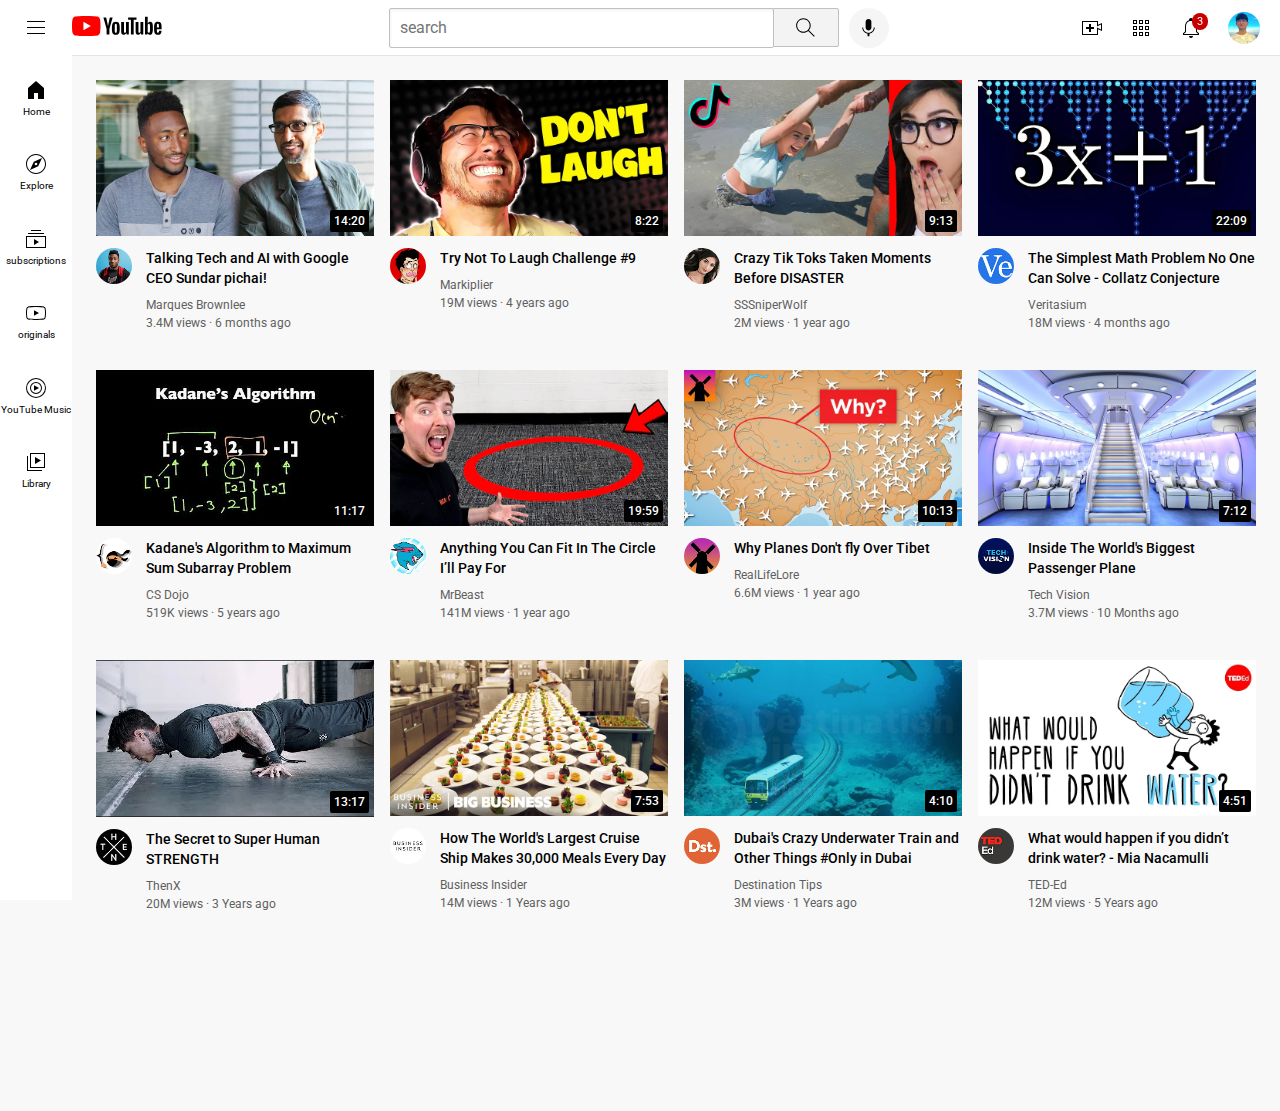
<file: index.html>
<!DOCTYPE html>
<html>
    <head>
        <title> youtube.com clone </title>
        <link rel="preconnect" href="https://fonts.googleapis.com"><!--fonts from google-->
        <link rel="preconnect" href="https://fonts.gstatic.com" crossorigin><!--fonts from google-->
        <link rel="stylesheet" href="https://fonts.googleapis.com/css2?family=Roboto:wght@400;500;700&display=swap"><!--fonts from google-->
        <link rel="stylesheet" href="styles/video.css"><!--css style-->
        <link rel="stylesheet" href="styles/header.css"><!--css style-->
        <link rel="stylesheet" href="styles/general.css"><!--css style-->
        <link rel="stylesheet" href="styles/sidebar.css"><!--css style-->
    </head>

    <body>

        <section class="header"><!--code for header and icons-->

            <div class="left-section"><!--code for the left section of the header-->
                <img class="hamburger-menu"  src="icons/hamburger-menu.svg"><!--hamburger icon of header-->
                <a href="https://www.youtube.com">
                    <img class="youtube-logo" src="icons/youtube-logo.svg"><!--youtube icon of the header-->
                </a>
            </div><!-- closing div for left section-->

            <div class="middle-section"><!--code for the middle section of the header -->

                <input  class="search-bar" type="text" placeholder="search"><!--search bar -->

                <button class="search-button"><!-- button for seach button beside search bar-->
                    <img class="search-icon"  src="icons/search.svg">
                    <div class="tooltip">search</div>
                </button>

                <button class="voice-button"><!--button for voice search button beside search bar-->
                    <img class="voice-search-icon" src="icons/voice-search-icon.svg">
                    <div class="tooltip">search with your voice</div>
                </button>

            </div><!-- closing div for middle section-->

            <div class="right-section"><!--code for the right section of the header -->

                <div class="upload-icon-container"><!--upload button of header -->
                    <img class="upload-icon" src="icons/upload.svg">
                    <div class="tooltip">create</div>
                </div>

                <div class="apps-icon-container"><!--all apps button of header -->
                    <img class="apps-icon" src="icons/youtube-apps.svg">
                    <div class="tooltip">YouTube Apps</div>
                </div>

                <div class="notification-icon-container"><!--notification button of header-->
                    <img class="notifications-icon" src="icons/notifications.svg">
                    <div class="notifications-count"><!--notification count-->
                        3
                    </div>
                    <div class="tooltip">notifications</div>
                </div>

                <img class="my-channel-icon" src="channelpfp/my-channel-1.jpeg"><!--my channel profile photo-->

            </div><!--closing div for right section of header-->
            
        </section><!--closing div for header-->

        <section class="sidebar"><!--sidebar and icons-->
            
            <nav class="sidebar-icons">
                <img src="icons/home.svg">
                <div>Home</div><!--navigation icon 1-home icon -->
            </nav>

            <nav class="sidebar-icons">
                <img src="icons/explore.svg">
                <div>Explore</div><!--navigation icon 2-explore icon -->
            </nav>

            <nav class="sidebar-icons">
                <img src="icons/subscriptions.svg">
                <div>subscriptions</div><!--navigation icon 3-subscriptions icon -->
            </nav>

            <nav class="sidebar-icons">
                <img src="icons/originals.svg">
                <div>originals</div><!--navigation icon 4-originals icon -->
            </nav>

            <nav class="sidebar-icons">
                <img src="icons/youtube-music.svg">
                <div>YouTube Music</div><!--navigation icon 5-music icon -->
            </nav>

            <nav class="sidebar-icons">
                <img src="icons/library.svg">
                <div>Library</div><!--navigation icon 6-library icon -->
            </nav>

        </section><!--closing div fir sidebar-->
        
    <main> 
        <section class="video-grid"><!--all the videos in a grid-->

            <div class="video-preview"><!--video1-->

                    <div class="thumbnail-row"><!--thumbnail for video 1-->
                        <a href="https://www.youtube.com/watch?v=n2RNcPRtAiY">
                            <img  class="thumbnail"    src="thumbnails/thumbnail-1.webp">
                        </a>
                        <div class="video-time">
                            14:20
                        </div>
                    </div>

                <div class="video-info-grid"><!--all texts for videos + channel photo-->

                        <div class="channel-picture"><!--channel photo and link-->
                            <a href="https://www.youtube.com/c/mkbhd">
                                <img class="profile-picture"  src="channelpfp/channel-1.jpeg">
                            </a>
                        </div>

                    <div class="video-info"><!--video info texts and links-->
                        <a href="https://www.youtube.com/watch?v=n2RNcPRtAiY">
                             <p class="video-title"> 
                                Talking Tech and AI with Google CEO Sundar pichai!
                            </p>
                        </a>
                        <a href="https://www.youtube.com/c/mkbhd">
                            <p class="video-author">
                                Marques Brownlee
                            </p>
                        </a>

                        <p class="video-stats">
                         3.4M views · 6 months ago
                        </p>

                    </div>

                </div>

            </div>

            <div class="video-preview"><!--video2-->

                    <div class="thumbnail-row"><!--thumbnail for video 2-->
                        <a href="https://www.youtube.com/watch?v=mP0RAo9SKZk">
                            <img  class="thumbnail"    src="thumbnails/thumbnail-2.webp">
                        </a>
                        <div class="video-time">
                            8:22
                        </div>
                    </div>

                <div class="video-info-grid"><!--all the texts for videos + channel photo-->

                        <div class="channel-picture"><!--channel photo and link -->
                        <a href="https://www.youtube.com/c/markiplier">
                            <img class="profile-picture" src="channelpfp/channel-2.jpeg">
                        </a>
                        
                        </div>

                    <div class="video-info"><!--video info texts and links-->
                        <a href="https://www.youtube.com/watch?v=mP0RAo9SKZk">
                            <p class="video-title">  
                                Try Not To Laugh Challenge #9
                            </p>
                    
                        </a>
                        <a href="https://www.youtube.com/c/markiplier">
                        <p class="video-author">
                        Markiplier
                        </p>
                        </a>
            
                        <p class="video-stats">
                        19M views · 4 years ago
                        </p>
                
                    </div>

                </div>

            </div>

            <div class="video-preview"><!--video3-->

                    <div class="thumbnail-row"><!--thumbnail for the video 3-->
                        <a href="https://www.youtube.com/watch?v=FgjPQQeTh1w">
                            <img  class="thumbnail"    src="thumbnails/thumbnail-3.webp">
                        </a>
                        <div class="video-time">9:13</div>
                    </div>
     
                <div class="video-info-grid"><!--video info texts + channel photo-->
     
                        <div class="channel-picture"><!--channel photo and link-->
                        <a href="https://www.youtube.com/user/SSSniperWolf">
                            <img class="profile-picture"  src="channelpfp/channel-3.jpeg">
                        </a>
                        </div>
     
                     <div class="video-info"><!--video info texts and links-->
                        <a href="https://www.youtube.com/watch?v=FgjPQQeTh1w">
                            <p class="video-title"> 
                                Crazy Tik Toks Taken Moments Before DISASTER
                            </p>
                        </a>
                        <a href="https://www.youtube.com/user/SSSniperWolf">
                            <p class="video-author">
                                SSSniperWolf
                            </p>
                        </a>
                            <p class="video-stats">
                                2M views · 1 year ago
                            </p>
     
                     </div>
     
                </div>
     
            </div>
     
            <div class="video-preview"><!--video4-->
     
     
                    <div class="thumbnail-row"><!--thumbnail for video 4-->
                        <a href="https://www.youtube.com/watch?v=094y1Z2wpJg">
                            <img  class="thumbnail"    src="thumbnails/thumbnail-4.webp">
                        </a>
                         <div class="video-time">22:09</div>
                    </div>
     
     
                <div class="video-info-grid"><!--video text and channel photo-->
     
                        <div class="channel-picture"><!--channel photo and link-->
                            <a href="https://www.youtube.com/c/veritasium">
                                <img class="profile-picture" src="channelpfp/channel-4.jpeg">
                            </a>
                        </div>
     
                    <div class="video-info"><!--channel texts and links-->
                         <a href="https://www.youtube.com/watch?v=094y1Z2wpJg">
                            <p class="video-title">  
                                The Simplest Math Problem No One Can Solve - Collatz Conjecture
                           </p>
                        </a>
                        
                        <a href="https://www.youtube.com/c/veritasium">
                            <p class="video-author">
                                Veritasium 
                            </p>
                     
                        </a>
                        
                        <p class="video-stats">
                            18M views · 4 months ago
                        </p>
                     
                    </div>
     
                </div>
     
            </div>

            <div class="video-preview"><!--video5-->

                    <div class="thumbnail-row"><!--thumbnail for video 5-->
                        <a href="https://www.youtube.com/watch?v=86CQq3pKSUw">
                            <img  class="thumbnail"    src="thumbnails/thumbnail-5.webp">
                        </a>
                         
                         <div class="video-time">11:17</div>
         
                    </div>
         
                <div class="video-info-grid"><!--video info texts and channel photo-->
         
                         <div class="channel-picture"><!--channel photo and link-->
                            <a href="https://www.youtube.com/c/CSDojo">
                                <img class="profile-picture"  src="channelpfp/channel-5.jpeg">
                            </a>
                         </div>
         
                    <div class="video-info"><!--video info texts and links-->
                        <a href="https://www.youtube.com/watch?v=86CQq3pKSUw">
                            <p class="video-title"> 
                                Kadane's Algorithm to Maximum Sum Subarray Problem
                           </p>   
                        </a>
                        <a href="https://www.youtube.com/c/CSDojo">
                            <p class="video-author">
                                CS Dojo    
                          </p>  
                        </a>
                        
                        <p class="video-stats">
                            519K views · 5 years ago
                        </p>
         
                    </div>
         
                </div>
         
            </div>
         
            <div class="video-preview"><!--video6-->
         
                    <div class="thumbnail-row"><!--thumbnail for video 6-->
                            <a href="https://www.youtube.com/watch?v=yXWw0_UfSFg">
                                <img  class="thumbnail"    src="thumbnails/thumbnail-6.webp">
                            </a>
                                <div class="video-time">19:59</div>
                    </div>
         
                <div class="video-info-grid"><!--video info texts and channel photo-->
         
                        <div class="channel-picture"><!--channel photo and link-->
                            <a href="https://www.youtube.com/channel/UCX6OQ3DkcsbYNE6H8uQQuVA">
                                <img class="profile-picture" src="channelpfp/channel-6.jpeg">
                            </a>                       
                        </div>
         
                    <div class="video-info"><!--video info texts and liks-->
                        <a href="https://www.youtube.com/watch?v=yXWw0_UfSFg">
                        <p class="video-title">  
                            Anything You Can Fit In The Circle I’ll Pay For
                        </p>
                    </a>        
                        
                    <a href="https://www.youtube.com/channel/UCX6OQ3DkcsbYNE6H8uQQuVA">
                        <p class="video-author">
                            MrBeast
                        </p>
                    </a>
                        
                        <p class="video-stats">
                            141M views · 1 year ago
                        </p>
                         
                    </div>
         
                </div>
         
            </div>

            <div class="video-preview"><!--video7-->
         
                <div class="thumbnail-row"><!--thumbnail for video 7-->
                    <a href="https://www.youtube.com/watch?v=fNVa1qMbF9Y">
                        <img  class="thumbnail"    src="thumbnails/thumbnail-7.webp">
                    </a>
                    
                        <div class="video-time">10:13</div>
                </div>
     
            <div class="video-info-grid"><!--video info texts and channel photo-->
     
                    <div class="channel-picture"><!--channel photo and link-->
                        <a href="https://www.youtube.com/channel/UCP5tjEmvPItGyLhmjdwP7Ww">
                            <img class="profile-picture" src="channelpfp/channel-7.jpeg">
                        </a>
                    </div>
     
                <div class="video-info"><!--video info texts and links-->
                     <a href="https://www.youtube.com/watch?v=fNVa1qMbF9Y">
                        <p class="video-title">  
                            Why Planes Don't fly Over Tibet
                        </p>
                     </a>        
                   
                    <a href="https://www.youtube.com/channel/UCP5tjEmvPItGyLhmjdwP7Ww">
                        <p class="video-author">
                            RealLifeLore
                        </p>
                    </a>
                    
                 
                        <p class="video-stats">
                             6.6M views · 1 year ago
                         </p>
                     
                </div>
     
            </div>
     
            </div>

            <div class="video-preview"><!--video8-->
         
                <div class="thumbnail-row"><!--thumbnail for video 8-->
                    <a href="https://www.youtube.com/watch?v=lFm4EM1juls">
                        <img  class="thumbnail"    src="thumbnails/thumbnail-8.webp">
                    </a>
                         
                         <div class="video-time">7:12</div>
     
                </div>
     
            <div class="video-info-grid"><!--video info text and channel photo-->
     
                    <div class="channel-picture"><!--channel photo and link-->
                        <a href="https://www.youtube.com/channel/UCHAK6CyegY22Zj2GWrcaIxg">
                            <img class="profile-picture" src="channelpfp/channel-8.jpeg">
                        </a>     
                    </div>
     
                <div class="video-info"><!--video info texts and links-->
                    <a href="https://www.youtube.com/watch?v=lFm4EM1juls">
                        <p class="video-title">  
                             Inside The World's Biggest Passenger Plane
                        </p>
                    </a>      
                    <a href="https://www.youtube.com/channel/UCHAK6CyegY22Zj2GWrcaIxg">
                        <p class="video-author">
                            Tech Vision
                        </p>                
                    </a>
                    <p class="video-stats">
                        3.7M views · 10 Months ago
                    </p>
                     
                </div>
     
            </div>
     
            </div>

            <div class="video-preview"><!--video9-->
         
                <div class="thumbnail-row"><!--thumbnail for video 9-->
                    <a href="https://www.youtube.com/watch?v=ixmxOlcrlUc">
                        <img  class="thumbnail"    src="thumbnails/thumbnail-9.webp">
                    </a>   
                    <div class="video-time">13:17</div>
                </div>
     
            <div class="video-info-grid"><!--video info texts and channel photo-->
     
                    <div class="channel-picture"><!--channel photo and links-->
                        <a href="https://www.youtube.com/c/OFFICIALTHENXSTUDIOS">
                            <img class="profile-picture" src="channelpfp/channel-9.jpeg">
                        </a>                      
                    </div>
     
                <div class="video-info"><!--video info texts and links-->
                    <a href="https://www.youtube.com/watch?v=ixmxOlcrlUc">
                        <p class="video-title">  
                            The Secret to Super Human STRENGTH
                        </p>                    
                    </a>       
                    <a href="https://www.youtube.com/c/OFFICIALTHENXSTUDIOS">
                        <p class="video-author">
                            ThenX
                        </p>                    
                    </a>
                   
                    <p class="video-stats">
                        20M views · 3 Years ago
                    </p>
                     
                </div>
     
            </div>
     
            </div>

            <div class="video-preview"><!--video10-->
         
                <div class="thumbnail-row"><!--thumbnail for video 10-->
                    <a href="https://www.youtube.com/watch?v=R2vXbFp5C9o">
                        <img  class="thumbnail"    src="thumbnails/thumbnail-10.webp">
                    </a>  
                     <div class="video-time">7:53</div>
                </div>
     
            <div class="video-info-grid"><!--video info texts and channel photo-->
     
                    <div class="channel-picture"><!--channel photo and link-->
                        <a href="https://www.youtube.com/user/businessinsider">
                            <img class="profile-picture" src="channelpfp/channel-10.jpeg">
                        </a>   
                    </div>
     
                <div class="video-info"><!--video info texts and links-->
                    <a href="https://www.youtube.com/watch?v=R2vXbFp5C9o">
                        <p class="video-title">  
                            How The World's Largest Cruise Ship Makes 30,000 Meals Every Day
                        </p>                    
                    </a>        
                    <a href="https://www.youtube.com/user/businessinsider">
                        <p class="video-author">
                            Business Insider
                        </p>
                    </a>  
                        <p class="video-stats">
                            14M views · 1 Years ago
                        </p>
                     
                </div>
     
            </div>
     
            </div>

            <div class="video-preview"><!--video11-->
                
                <div class="thumbnail-row"><!--thumbnail for video11-->
                    <a href="https://www.youtube.com/watch?v=0nZuYyXET3s">
                        <img  class="thumbnail"    src="thumbnails/thumbnail-11.webp">
                    </a>         
                     <div class="video-time">4:10</div>
                </div>
     
            <div class="video-info-grid"><!--video info texts and channel photo-->
     
                    <div class="channel-picture"><!--channel photo and link-->
                        <a href="https://www.youtube.com/c/Destinationtips">
                            <img class="profile-picture" src="channelpfp/channel-11.jpeg">
                        </a>                   
                    </div>
     
                <div class="video-info"><!--video info texts and links-->
                    <a href="https://www.youtube.com/watch?v=0nZuYyXET3s">
                        <p class="video-title">  
                            Dubai's Crazy Underwater Train and Other Things #Only in Dubai
                        </p>
                    </a>      
                    <a href="https://www.youtube.com/c/Destinationtips">
                        <p class="video-author">
                            Destination Tips
                        </p>    
                    </a>      
                        <p class="video-stats">
                             3M views · 1 Years ago
                        </p>

                </div>
     
            </div>
     
            </div>

            <div class="video-preview"><!--video12-->
         
                <div class="thumbnail-row"><!--thumbnail for video12-->
                    <a href="https://www.youtube.com/watch?v=9iMGFqMmUFs">
                        <img  class="thumbnail"    src="thumbnails/thumbnail-12.webp">
                    </a> 
                    <div class="video-time">4:51</div>
                </div>
     
            <div class="video-info-grid"><!--video info texts and channel photo-->
     
                    <div class="channel-picture"><!--channel photo and links-->
                        <a href="https://www.youtube.com/teded">
                            <img class="profile-picture" src="channelpfp/channel-12.jpeg">
                        </a>
                    </div>
     
                <div class="video-info"><!--video info texts and links-->
                    <a href="https://www.youtube.com/watch?v=9iMGFqMmUFs">
                        <p class="video-title">  
                            What would happen if you didn’t drink water? - Mia Nacamulli
                        </p>    
                    </a>        
                    <a href="https://www.youtube.com/teded">
                        <p class="video-author">
                            TED-Ed
                        </p>
                    </a>
                        <p class="video-stats">
                            12M views · 5 Years ago
                        </p>
                     
                </div>
     
            </div>
     
            </div>

        </section><!--closing div of video grid-->
    </main>

    </body>

</html>
</file>
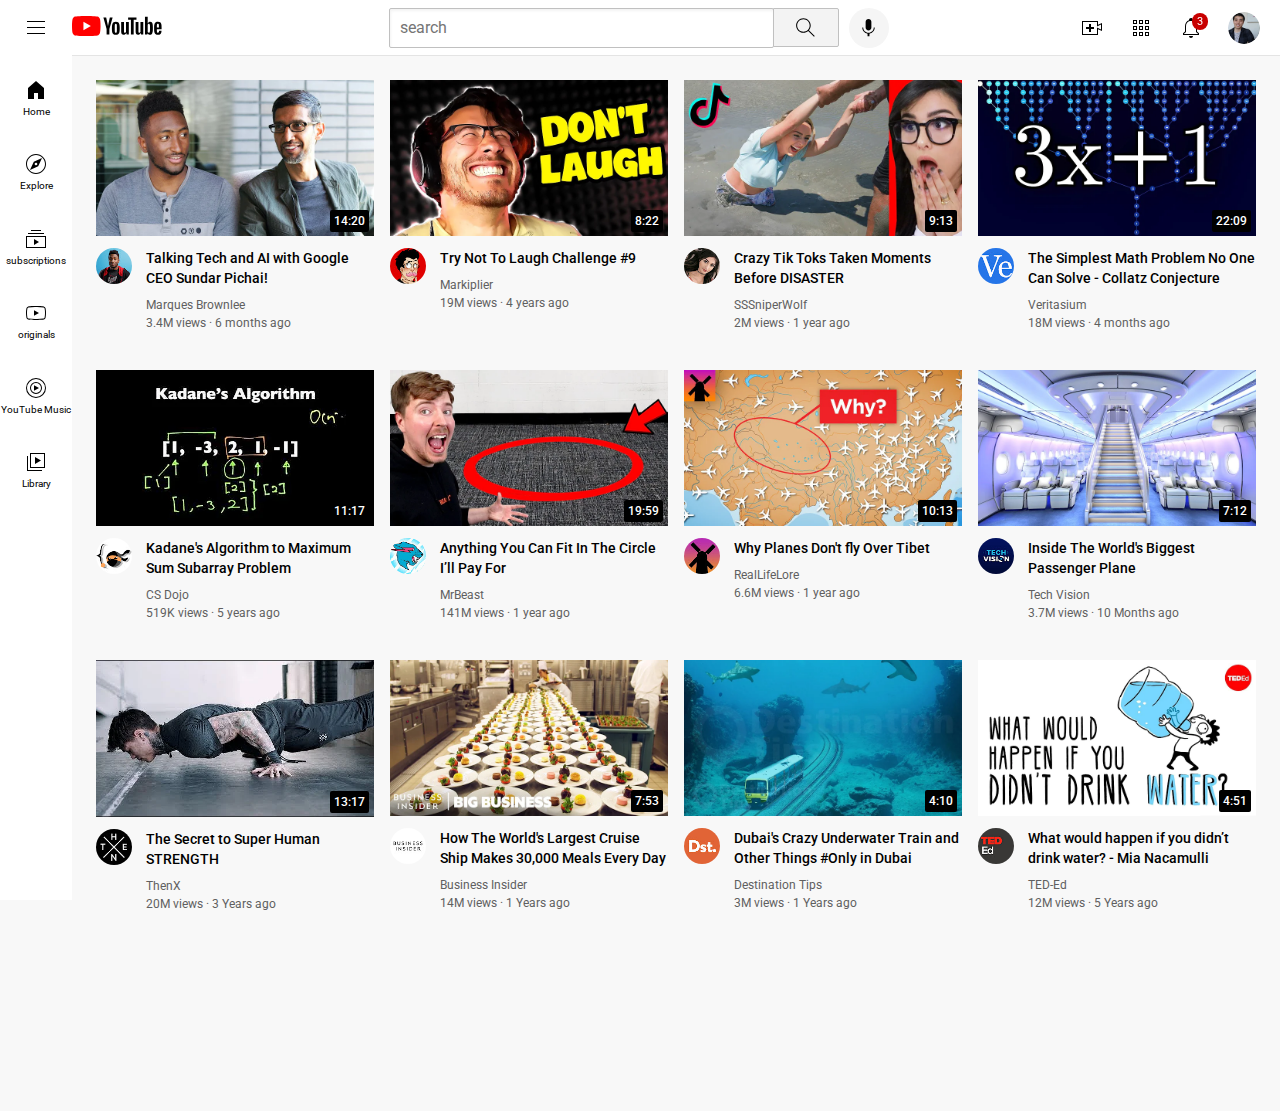
<file: youtube.html>
<!DOCTYPE html>
<html>
    <head>
        <title> youtube.com clone </title>
        <link rel="preconnect" href="https://fonts.googleapis.com"><!--fonts from google-->
        <link rel="preconnect" href="https://fonts.gstatic.com" crossorigin><!--fonts from google-->
        <link rel="stylesheet" href="https://fonts.googleapis.com/css2?family=Roboto:wght@400;500;700&display=swap"><!--fonts from google-->
        <link rel="stylesheet" href="styles/video.css"><!--css style-->
        <link rel="stylesheet" href="styles/header.css"><!--css style-->
        <link rel="stylesheet" href="styles/general.css"><!--css style-->
        <link rel="stylesheet" href="styles/sidebar.css"><!--css style-->
    </head>

    <body>

        <section class="header"><!--code for header and icons-->

            <div class="left-section"><!--code for the left section of the header-->
                <img class="hamburger-menu"  src="icons/hamburger-menu.svg"><!--hamburger icon of header-->
                <a href="https://www.youtube.com">
                    <img class="youtube-logo" src="icons/youtube-logo.svg"><!--youtube icon of the header-->
                </a>
            </div><!-- closing div for left section-->

            <div class="middle-section"><!--code for the middle section of the header -->

                <input  class="search-bar" type="text" placeholder="search"><!--search bar -->

                <button class="search-button"><!-- button for seach button beside search bar-->
                    <img class="search-icon"  src="icons/search.svg">
                    <div class="tooltip">search</div>
                </button>

                <button class="voice-button"><!--button for voice search button beside search bar-->
                    <img class="voice-search-icon" src="icons/voice-search-icon.svg">
                    <div class="tooltip">search with your voice</div>
                </button>

            </div><!-- closing div for middle section-->

            <div class="right-section"><!--code for the right section of the header -->

                <div class="upload-icon-container"><!--upload button of header -->
                    <img class="upload-icon" src="icons/upload.svg">
                    <div class="tooltip">create</div>
                </div>

                <div class="apps-icon-container"><!--all apps button of header -->
                    <img class="apps-icon" src="icons/youtube-apps.svg">
                    <div class="tooltip">YouTube Apps</div>
                </div>

                <div class="notification-icon-container"><!--notification button of header-->
                    <img class="notifications-icon" src="icons/notifications.svg">
                    <div class="notifications-count"><!--notification count-->
                        3
                    </div>
                    <div class="tooltip">notifications</div>
                </div>

                <img class="my-channel-icon" src="channelpfp/my-channel.jpeg"><!--my channel profile photo-->

            </div><!--closing div for right section of header-->
            
        </section><!--closing div for header-->

        <section class="sidebar"><!--sidebar and icons-->
            
            <nav class="sidebar-icons">
                <img src="icons/home.svg">
                <div>Home</div><!--navigation icon 1-home icon -->
            </nav>

            <nav class="sidebar-icons">
                <img src="icons/explore.svg">
                <div>Explore</div><!--navigation icon 2-explore icon -->
            </nav>

            <nav class="sidebar-icons">
                <img src="icons/subscriptions.svg">
                <div>subscriptions</div><!--navigation icon 3-subscriptions icon -->
            </nav>

            <nav class="sidebar-icons">
                <img src="icons/originals.svg">
                <div>originals</div><!--navigation icon 4-originals icon -->
            </nav>

            <nav class="sidebar-icons">
                <img src="icons/youtube-music.svg">
                <div>YouTube Music</div><!--navigation icon 5-music icon -->
            </nav>

            <nav class="sidebar-icons">
                <img src="icons/library.svg">
                <div>Library</div><!--navigation icon 6-library icon -->
            </nav>

        </section><!--closing div fir sidebar-->
        
    <main> 
        <section class="video-grid"><!--all the videos in a grid-->

            <div class="video-preview"><!--video1-->

                    <div class="thumbnail-row"><!--thumbnail for video 1-->
                        <a href="https://www.youtube.com/watch?v=n2RNcPRtAiY">
                            <img  class="thumbnail"    src="thumbnails/thumbnail-1.webp">
                        </a>
                        <div class="video-time">
                            14:20
                        </div>
                    </div>

                <div class="video-info-grid"><!--all texts for videos + channel photo-->

                        <div class="channel-picture"><!--channel photo and link-->
                            <a href="https://www.youtube.com/c/mkbhd">
                                <img class="profile-picture"  src="channelpfp/channel-1.jpeg">
                            </a>
                        </div>

                    <div class="video-info"><!--video info texts and links-->
                        <a href="https://www.youtube.com/watch?v=n2RNcPRtAiY">
                             <p class="video-title"> 
                                Talking Tech and AI with Google CEO Sundar Pichai!
                            </p>
                        </a>
                        <a href="https://www.youtube.com/c/mkbhd">
                            <p class="video-author">
                                Marques Brownlee
                            </p>
                        </a>

                        <p class="video-stats">
                         3.4M views · 6 months ago
                        </p>

                    </div>

                </div>

            </div>

            <div class="video-preview"><!--video2-->

                    <div class="thumbnail-row"><!--thumbnail for video 2-->
                        <a href="https://www.youtube.com/watch?v=mP0RAo9SKZk">
                            <img  class="thumbnail"    src="thumbnails/thumbnail-2.webp">
                        </a>
                        <div class="video-time">
                            8:22
                        </div>
                    </div>

                <div class="video-info-grid"><!--all the texts for videos + channel photo-->

                        <div class="channel-picture"><!--channel photo and link -->
                        <a href="https://www.youtube.com/c/markiplier">
                            <img class="profile-picture" src="channelpfp/channel-2.jpeg">
                        </a>
                        
                        </div>

                    <div class="video-info"><!--video info texts and links-->
                        <a href="https://www.youtube.com/watch?v=mP0RAo9SKZk">
                            <p class="video-title">  
                                Try Not To Laugh Challenge #9
                            </p>
                    
                        </a>
                        <a href="https://www.youtube.com/c/markiplier">
                        <p class="video-author">
                        Markiplier
                        </p>
                        </a>
            
                        <p class="video-stats">
                        19M views · 4 years ago
                        </p>
                
                    </div>

                </div>

            </div>

            <div class="video-preview"><!--video3-->

                    <div class="thumbnail-row"><!--thumbnail for the video 3-->
                        <a href="https://www.youtube.com/watch?v=FgjPQQeTh1w">
                            <img  class="thumbnail"    src="thumbnails/thumbnail-3.webp">
                        </a>
                        <div class="video-time">9:13</div>
                    </div>
     
                <div class="video-info-grid"><!--video info texts + channel photo-->
     
                        <div class="channel-picture"><!--channel photo and link-->
                        <a href="https://www.youtube.com/user/SSSniperWolf">
                            <img class="profile-picture"  src="channelpfp/channel-3.jpeg">
                        </a>
                        </div>
     
                     <div class="video-info"><!--video info texts and links-->
                        <a href="https://www.youtube.com/watch?v=FgjPQQeTh1w">
                            <p class="video-title"> 
                                Crazy Tik Toks Taken Moments Before DISASTER
                            </p>
                        </a>
                        <a href="https://www.youtube.com/user/SSSniperWolf">
                            <p class="video-author">
                                SSSniperWolf
                            </p>
                        </a>
                            <p class="video-stats">
                                2M views · 1 year ago
                            </p>
     
                     </div>
     
                </div>
     
            </div>
     
            <div class="video-preview"><!--video4-->
     
     
                    <div class="thumbnail-row"><!--thumbnail for video 4-->
                        <a href="https://www.youtube.com/watch?v=094y1Z2wpJg">
                            <img  class="thumbnail"    src="thumbnails/thumbnail-4.webp">
                        </a>
                         <div class="video-time">22:09</div>
                    </div>
     
     
                <div class="video-info-grid"><!--video text and channel photo-->
     
                        <div class="channel-picture"><!--channel photo and link-->
                            <a href="https://www.youtube.com/c/veritasium">
                                <img class="profile-picture" src="channelpfp/channel-4.jpeg">
                            </a>
                        </div>
     
                    <div class="video-info"><!--channel texts and links-->
                         <a href="https://www.youtube.com/watch?v=094y1Z2wpJg">
                            <p class="video-title">  
                                The Simplest Math Problem No One Can Solve - Collatz Conjecture
                           </p>
                        </a>
                        
                        <a href="https://www.youtube.com/c/veritasium">
                            <p class="video-author">
                                Veritasium 
                            </p>
                     
                        </a>
                        
                        <p class="video-stats">
                            18M views · 4 months ago
                        </p>
                     
                    </div>
     
                </div>
     
            </div>

            <div class="video-preview"><!--video5-->

                    <div class="thumbnail-row"><!--thumbnail for video 5-->
                        <a href="https://www.youtube.com/watch?v=86CQq3pKSUw">
                            <img  class="thumbnail"    src="thumbnails/thumbnail-5.webp">
                        </a>
                         
                         <div class="video-time">11:17</div>
         
                    </div>
         
                <div class="video-info-grid"><!--video info texts and channel photo-->
         
                         <div class="channel-picture"><!--channel photo and link-->
                            <a href="https://www.youtube.com/c/CSDojo">
                                <img class="profile-picture"  src="channelpfp/channel-5.jpeg">
                            </a>
                         </div>
         
                    <div class="video-info"><!--video info texts and links-->
                        <a href="https://www.youtube.com/watch?v=86CQq3pKSUw">
                            <p class="video-title"> 
                                Kadane's Algorithm to Maximum Sum Subarray Problem
                           </p>   
                        </a>
                        <a href="https://www.youtube.com/c/CSDojo">
                            <p class="video-author">
                                CS Dojo    
                          </p>  
                        </a>
                        
                        <p class="video-stats">
                            519K views · 5 years ago
                        </p>
         
                    </div>
         
                </div>
         
            </div>
         
            <div class="video-preview"><!--video6-->
         
                    <div class="thumbnail-row"><!--thumbnail for video 6-->
                            <a href="https://www.youtube.com/watch?v=yXWw0_UfSFg">
                                <img  class="thumbnail"    src="thumbnails/thumbnail-6.webp">
                            </a>
                                <div class="video-time">19:59</div>
                    </div>
         
                <div class="video-info-grid"><!--video info texts and channel photo-->
         
                        <div class="channel-picture"><!--channel photo and link-->
                            <a href="https://www.youtube.com/channel/UCX6OQ3DkcsbYNE6H8uQQuVA">
                                <img class="profile-picture" src="channelpfp/channel-6.jpeg">
                            </a>                       
                        </div>
         
                    <div class="video-info"><!--video info texts and liks-->
                        <a href="https://www.youtube.com/watch?v=yXWw0_UfSFg">
                        <p class="video-title">  
                            Anything You Can Fit In The Circle I’ll Pay For
                        </p>
                    </a>        
                        
                    <a href="https://www.youtube.com/channel/UCX6OQ3DkcsbYNE6H8uQQuVA">
                        <p class="video-author">
                            MrBeast
                        </p>
                    </a>
                        
                        <p class="video-stats">
                            141M views · 1 year ago
                        </p>
                         
                    </div>
         
                </div>
         
            </div>

            <div class="video-preview"><!--video7-->
         
                <div class="thumbnail-row"><!--thumbnail for video 7-->
                    <a href="https://www.youtube.com/watch?v=fNVa1qMbF9Y">
                        <img  class="thumbnail"    src="thumbnails/thumbnail-7.webp">
                    </a>
                    
                        <div class="video-time">10:13</div>
                </div>
     
            <div class="video-info-grid"><!--video info texts and channel photo-->
     
                    <div class="channel-picture"><!--channel photo and link-->
                        <a href="https://www.youtube.com/channel/UCP5tjEmvPItGyLhmjdwP7Ww">
                            <img class="profile-picture" src="channelpfp/channel-7.jpeg">
                        </a>
                    </div>
     
                <div class="video-info"><!--video info texts and links-->
                     <a href="https://www.youtube.com/watch?v=fNVa1qMbF9Y">
                        <p class="video-title">  
                            Why Planes Don't fly Over Tibet
                        </p>
                     </a>        
                   
                    <a href="https://www.youtube.com/channel/UCP5tjEmvPItGyLhmjdwP7Ww">
                        <p class="video-author">
                            RealLifeLore
                        </p>
                    </a>
                    
                 
                        <p class="video-stats">
                             6.6M views · 1 year ago
                         </p>
                     
                </div>
     
            </div>
     
            </div>

            <div class="video-preview"><!--video8-->
         
                <div class="thumbnail-row"><!--thumbnail for video 8-->
                    <a href="https://www.youtube.com/watch?v=lFm4EM1juls">
                        <img  class="thumbnail"    src="thumbnails/thumbnail-8.webp">
                    </a>
                         
                         <div class="video-time">7:12</div>
     
                </div>
     
            <div class="video-info-grid"><!--video info text and channel photo-->
     
                    <div class="channel-picture"><!--channel photo and link-->
                        <a href="https://www.youtube.com/channel/UCHAK6CyegY22Zj2GWrcaIxg">
                            <img class="profile-picture" src="channelpfp/channel-8.jpeg">
                        </a>     
                    </div>
     
                <div class="video-info"><!--video info texts and links-->
                    <a href="https://www.youtube.com/watch?v=lFm4EM1juls">
                        <p class="video-title">  
                             Inside The World's Biggest Passenger Plane
                        </p>
                    </a>      
                    <a href="https://www.youtube.com/channel/UCHAK6CyegY22Zj2GWrcaIxg">
                        <p class="video-author">
                            Tech Vision
                        </p>                
                    </a>
                    <p class="video-stats">
                        3.7M views · 10 Months ago
                    </p>
                     
                </div>
     
            </div>
     
            </div>

            <div class="video-preview"><!--video9-->
         
                <div class="thumbnail-row"><!--thumbnail for video 9-->
                    <a href="https://www.youtube.com/watch?v=ixmxOlcrlUc">
                        <img  class="thumbnail"    src="thumbnails/thumbnail-9.webp">
                    </a>   
                    <div class="video-time">13:17</div>
                </div>
     
            <div class="video-info-grid"><!--video info texts and channel photo-->
     
                    <div class="channel-picture"><!--channel photo and links-->
                        <a href="https://www.youtube.com/c/OFFICIALTHENXSTUDIOS">
                            <img class="profile-picture" src="channelpfp/channel-9.jpeg">
                        </a>                      
                    </div>
     
                <div class="video-info"><!--video info texts and links-->
                    <a href="https://www.youtube.com/watch?v=ixmxOlcrlUc">
                        <p class="video-title">  
                            The Secret to Super Human STRENGTH
                        </p>                    
                    </a>       
                    <a href="https://www.youtube.com/c/OFFICIALTHENXSTUDIOS">
                        <p class="video-author">
                            ThenX
                        </p>                    
                    </a>
                   
                    <p class="video-stats">
                        20M views · 3 Years ago
                    </p>
                     
                </div>
     
            </div>
     
            </div>

            <div class="video-preview"><!--video10-->
         
                <div class="thumbnail-row"><!--thumbnail for video 10-->
                    <a href="https://www.youtube.com/watch?v=R2vXbFp5C9o">
                        <img  class="thumbnail"    src="thumbnails/thumbnail-10.webp">
                    </a>  
                     <div class="video-time">7:53</div>
                </div>
     
            <div class="video-info-grid"><!--video info texts and channel photo-->
     
                    <div class="channel-picture"><!--channel photo and link-->
                        <a href="https://www.youtube.com/user/businessinsider">
                            <img class="profile-picture" src="channelpfp/channel-10.jpeg">
                        </a>   
                    </div>
     
                <div class="video-info"><!--video info texts and links-->
                    <a href="https://www.youtube.com/watch?v=R2vXbFp5C9o">
                        <p class="video-title">  
                            How The World's Largest Cruise Ship Makes 30,000 Meals Every Day
                        </p>                    
                    </a>        
                    <a href="https://www.youtube.com/user/businessinsider">
                        <p class="video-author">
                            Business Insider
                        </p>
                    </a>  
                        <p class="video-stats">
                            14M views · 1 Years ago
                        </p>
                     
                </div>
     
            </div>
     
            </div>

            <div class="video-preview"><!--video11-->
                
                <div class="thumbnail-row"><!--thumbnail for video11-->
                    <a href="https://www.youtube.com/watch?v=0nZuYyXET3s">
                        <img  class="thumbnail"    src="thumbnails/thumbnail-11.webp">
                    </a>         
                     <div class="video-time">4:10</div>
                </div>
     
            <div class="video-info-grid"><!--video info texts and channel photo-->
     
                    <div class="channel-picture"><!--channel photo and link-->
                        <a href="https://www.youtube.com/c/Destinationtips">
                            <img class="profile-picture" src="channelpfp/channel-11.jpeg">
                        </a>                   
                    </div>
     
                <div class="video-info"><!--video info texts and links-->
                    <a href="https://www.youtube.com/watch?v=0nZuYyXET3s">
                        <p class="video-title">  
                            Dubai's Crazy Underwater Train and Other Things #Only in Dubai
                        </p>
                    </a>      
                    <a href="https://www.youtube.com/c/Destinationtips">
                        <p class="video-author">
                            Destination Tips
                        </p>    
                    </a>      
                        <p class="video-stats">
                             3M views · 1 Years ago
                        </p>

                </div>
     
            </div>
     
            </div>

            <div class="video-preview"><!--video12-->
         
                <div class="thumbnail-row"><!--thumbnail for video12-->
                    <a href="https://www.youtube.com/watch?v=9iMGFqMmUFs">
                        <img  class="thumbnail"    src="thumbnails/thumbnail-12.webp">
                    </a> 
                    <div class="video-time">4:51</div>
                </div>
     
            <div class="video-info-grid"><!--video info texts and channel photo-->
     
                    <div class="channel-picture"><!--channel photo and links-->
                        <a href="https://www.youtube.com/teded">
                            <img class="profile-picture" src="channelpfp/channel-12.jpeg">
                        </a>
                    </div>
     
                <div class="video-info"><!--video info texts and links-->
                    <a href="https://www.youtube.com/watch?v=9iMGFqMmUFs">
                        <p class="video-title">  
                            What would happen if you didn’t drink water? - Mia Nacamulli
                        </p>    
                    </a>        
                    <a href="https://www.youtube.com/teded">
                        <p class="video-author">
                            TED-Ed
                        </p>
                    </a>
                        <p class="video-stats">
                            12M views · 5 Years ago
                        </p>
                     
                </div>
     
            </div>
     
            </div>

        </section><!--closing div of video grid-->
    </main>

    </body>

</html>
</file>
<file: styles/video.css>
.thumbnail{
    width:100%;
}
.thumbnail:active{
    
}

.video-info-grid{
    display:grid;
    grid-template-columns: 50px 1fr;
    
}

.profile-picture{
    width: 36px;
    border-radius:30px;
}
.video-title{
    margin-top:0;
    font-size:14px;
    font-weight:500;
    line-height: 20px;
    margin-bottom: 10px;
}
.thumbnail-row{
    margin-bottom:8px;
    position: relative;
}
.video-author,
.video-stats{
    font-size:12px;
    color:rgb(96,96,96)
}
.video-author{
    margin-bottom: 4px;
}
.video-grid{
    display:grid;
    grid-template-columns: 1fr 1fr 1fr;
    column-gap: 16px;
    row-gap: 40px;
}

@media(max-width:750px){
    .video-grid{
        grid-template-columns: 1fr 1fr;
    }
}
@media(max-width:751px) and (min-width:999px){
    .video-grid{
        grid-template-columns: 1fr 1fr 1fr;
    }
}

@media(min-width:1000px){
    .video-grid{
        grid-template-columns: 1fr 1fr 1fr 1fr;
    }
}
.video-time{
    font-family: roboto,Arial, Helvetica, sans-serif;
    font-size: 12px;
    font-weight: 500;
    padding-left: 4px;
    padding-right: 4px;
    padding-top: 4px;
    padding-bottom: 4px;
    border-radius: 2px;
    background-color: black;
    color: white;
    position: absolute;
    bottom: 8px;
    right: 5px;
}
</file>
<file: styles/header.css>
.header{
    height:55px;
    display:flex;
    flex-direction: row;
    justify-content: space-between;

    position: fixed;
    top: 0;
    left: 0;
    right: 0;

    background-color: white;

    border-bottom-width:  1px;
    border-bottom-style: solid;
    border-bottom-color: rgb(228, 228, 228);
    z-index: 100;
}
.left-section{
    display:flex;
    align-items: center;
}
.hamburger-menu{
    height: 24px;
    margin-left: 24px;
    margin-right: 24px;
}
.youtube-logo{
    height: 20px;
}
.middle-section{
    flex:1;
    margin-left: 70px;
    margin-right: 35px;
    max-width: 500px;
    display: flex;
    align-items: center;
}
.search-button{
    height: 39.7px;
    width: 66px;
    background-color: rgb(243,243,243);
    border-width: 1px;
    border-style: solid;
    border-color: rgb(192, 192, 192);
    margin-left: -1px;
    border-top-right-radius: 2px;
    border-bottom-right-radius: 2px;
    margin-right: 10px;

    
    
}

.search-button,
.voice-button,
.upload-icon-container,
.apps-icon-container,
.notification-icon-container {
    display: flex;
    justify-content: center;
    align-items: center;
    position:relative;
}

.search-button .tooltip,
.voice-button .tooltip,
.upload-icon-container .tooltip,
.apps-icon-container .tooltip,
.notification-icon-container .tooltip
{
    font-family: roboto,Arial, Helvetica, sans-serif;
    position: absolute;
    background-color: grey;
    color:white;
    padding: 4px;
    padding-left: 8px;
    padding-right: 8px;
    border-radius: 2px;
    font-size: 12px;
    bottom: -30px;
    opacity: 0;
    transition: opacity 0.15s;
    pointer-events: none;
    white-space: nowrap;
}

.search-button:hover .tooltip,
.voice-button:hover .tooltip,
.upload-icon-container:hover .tooltip,
.apps-icon-container:hover .tooltip,
.notification-icon-container:hover .tooltip
{
    opacity: 1;
}
.search-icon{
    height:25px;
}
.voice-button{
    height: 40px;
    width: 40px;
    border-radius: 20px;
    border:none;
    background-color: rgb(245,245,245);
}
.voice-search-icon{
    height: 23px;
}
.search-bar{
    flex:1;
    height: 36px;
    padding-left: 10px;
    font-size: 16px;
    border-width: 1px;
    border-style: solid;
    border-color: rgb(192, 192, 192);
    border-radius: 2px;
    box-shadow: inset 1px 2px 3px rgba(0,0,0,0.05);
    width: 0;
    
}
.search-bar::placeholder{
    font-family: roboto,Arial;
    font-size: 16px;
    border-width: 1px;
}
.right-section{
    width: 180px;
    margin-right: 20px;
    display: flex;
    align-items: center;
    justify-content: space-between;
    flex-shrink: 0;
}
 .upload-icon{
    height: 24px;
 }
.apps-icon{
    height: 24px;
}
.notifications-icon{
    height:24px;
}

.notifications-count{
    position: absolute;
    top:-3px;
    right:-5px;
    background-color: rgb(200, 0, 0);
    font-family: roboto,Arial, Helvetica, sans-serif;
    font-size: 11px;
    padding-left:5px ;
    padding-right:5px ;
    padding-top:2px ;
    padding-bottom: 2px;
    border-radius:10px ;
    color: white;

}
.my-channel-icon{
    height: 32px;
    border-radius: 16px;
}
</file>
<file: styles/general.css>
p{
    font-family:roboto,Arial;
    margin-top: 0;
    margin-bottom: 0;
}

body{
    margin:0;
    padding-top: 80px;
    padding-left: 96px;
    padding-right: 24px;
    background-color: rgb(248, 248, 248);
    padding-bottom: 200px;
}
a:link, a:visited{
    color:black;
    text-decoration: none;
    cursor: pointer;
}
</file>
<file: styles/sidebar.css>
.sidebar{
    position: fixed;
    top: 55px;
    bottom: 0;
    left: 0;
    background-color: white;
    width: 72px;
    z-index: 200;
    padding-top: 5px;
}
.sidebar-icons{
    height:74.5px;
    display: flex;
    justify-content: center;
    align-items: center; 
    flex-direction: column; 
    cursor: pointer;
    
}

.sidebar-icons:hover{
    background-color: rgb(230, 230, 230);
}

.sidebar-icons img{
    height: 24px;
    margin-bottom: 4px;
}
.sidebar-icons div{
    font-family: Roboto,Arial, Helvetica, sans-serif;
    font-size: 10px;
}
</file>
